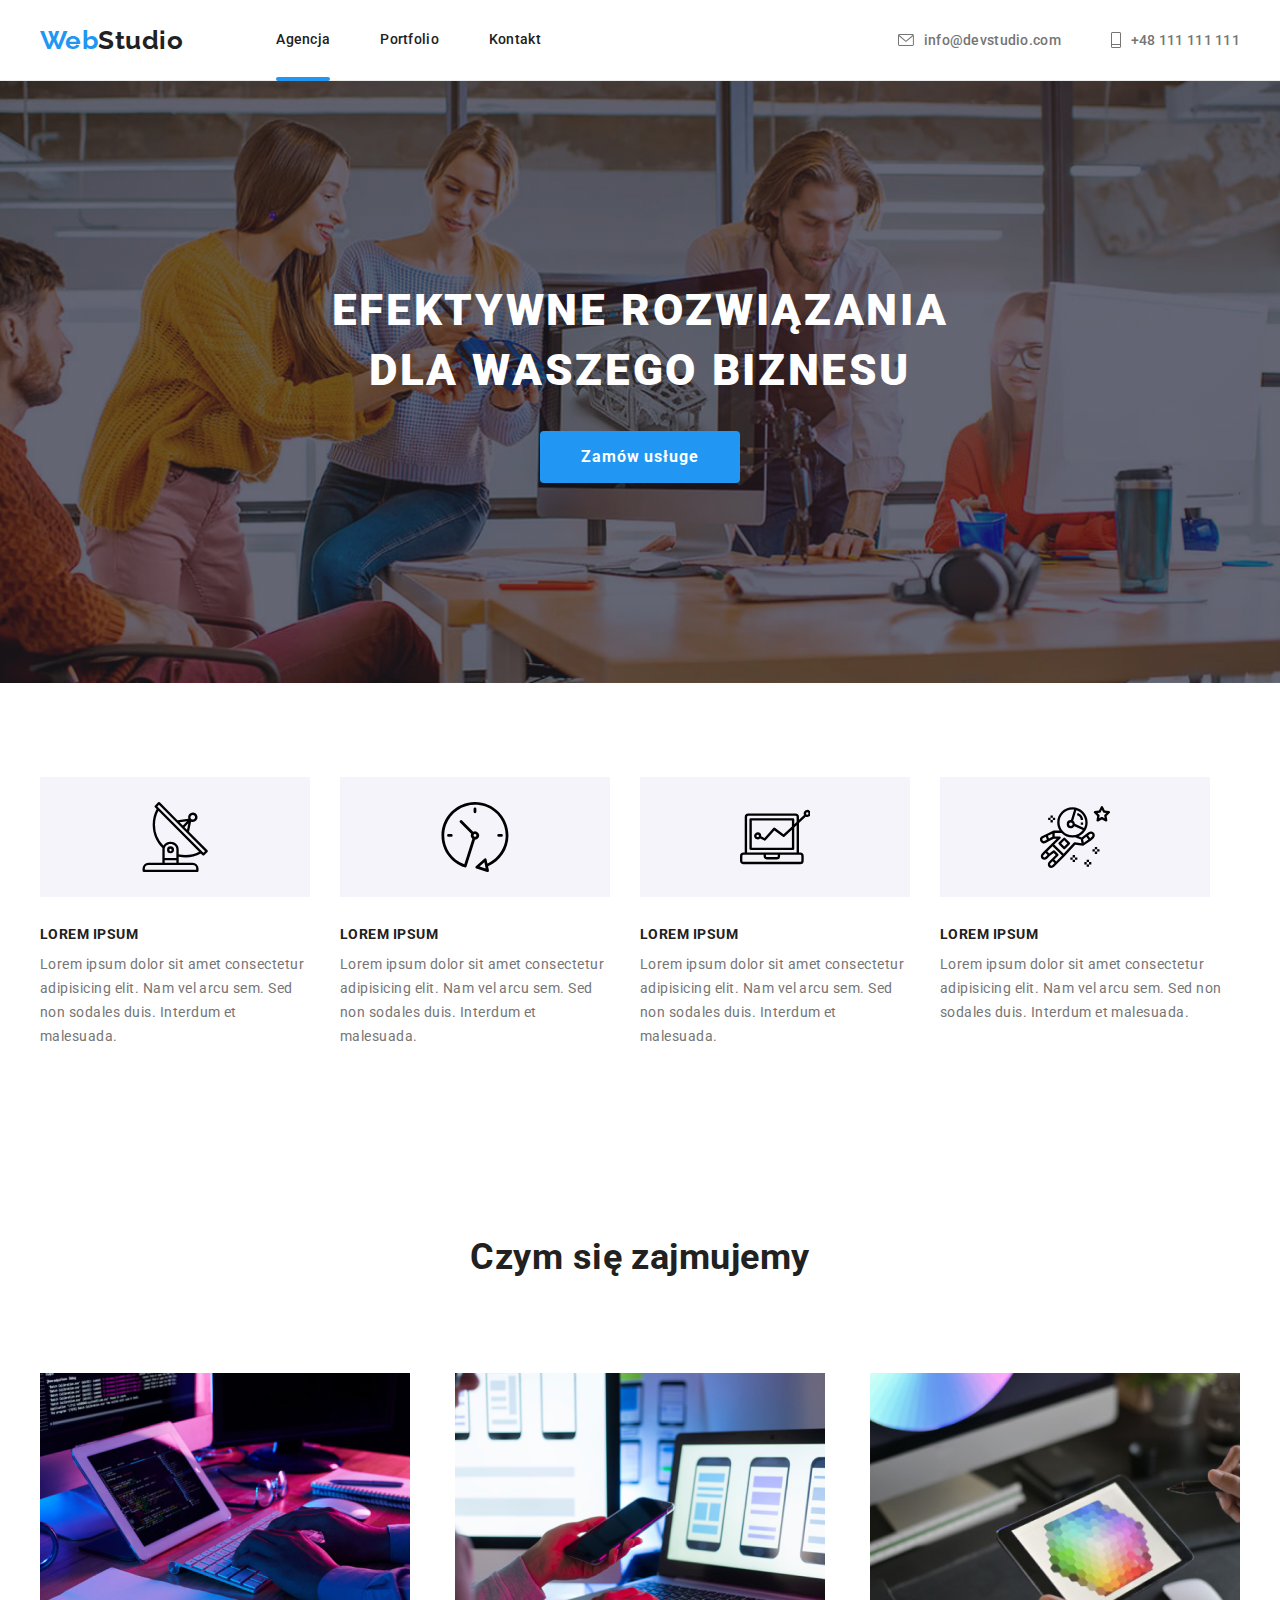
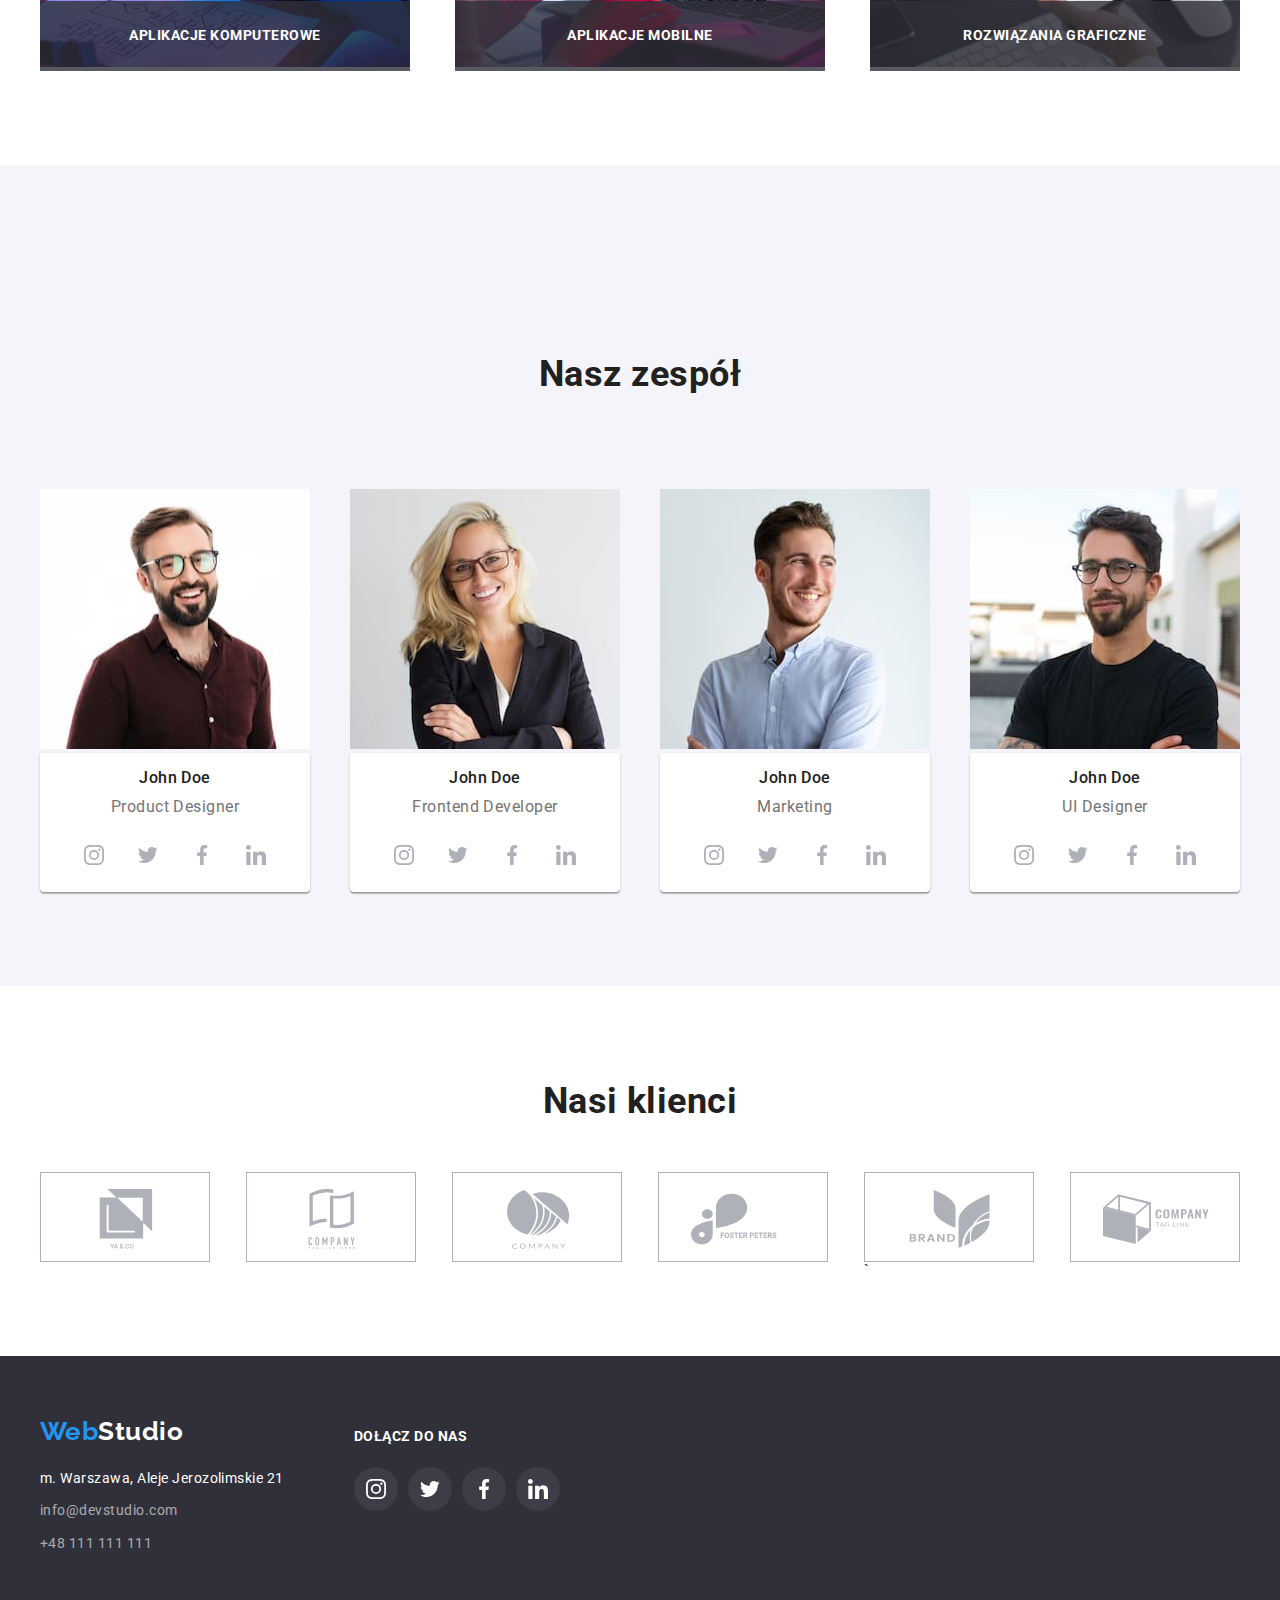
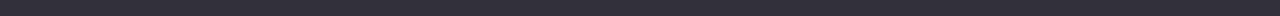
<file: index.html>
<!DOCTYPE html>
<html lang="en">
  <head>
    <meta charset="utf-8" />
    <meta name="description" content="Homework1 GOit PL" />
    <meta name="author" content="Mateusz Brol" />
    <link
      rel="stylesheet"
      href="https://cdnjs.cloudflare.com/ajax/libs/modern-normalize/1.0.0/modern-normalize.min.css"
    />
    <link
      href="https://fonts.googleapis.com/css2?family=Raleway:wght@700&family=Roboto:wght@400;500;700;900&display=swap"
      rel="stylesheet"
    />
    <link href="./css/styles.css" rel="stylesheet" />
    <title>WebStudio</title>
  </head>

  <body>
    <header class="header">
      <div class="container nav-flex">
        <nav class="header-nav">
          <a href="index.html" class="logo link"
            ><span class="logo-half">Web</span>Studio</a
          >

          <ul class="header-nav-list list">
            <li class="header-nav-value">
              <a
                href="index.html"
                target="_self"
                class="header-nav-link link rn"
                >Agencja</a
              >
            </li>
            <li class="header-nav-value">
              <a
                href="portfolio.html"
                target="_self"
                class="header-nav-link link"
                >Portfolio</a
              >
            </li>
            <li class="header-nav-value">
              <a href="/Kontakt" target="_self" class="header-nav-link link"
                >Kontakt</a
              >
            </li>
          </ul>
        </nav>
        <ul class="header-contact-list list">
          <li class="header-contact-value">
            <a class="header-contact-link link" href="mailto:info@devstudio.com"
              ><svg class="icon-mail" width="16" height="12">
                <use href="images/icons.svg#icon-envelope"></use>
              </svg>
              info@devstudio.com</a
            >
          </li>
          <li class="header-contact-value">
            <a class="header-contact-link link" href="tel:+48111111111"
              ><svg class="icon-phone" width="10" height="16">
                <use href="images/icons.svg#icon-mobile"></use>
              </svg>
              +48 111 111 111</a
            >
          </li>
        </ul>
      </div>
    </header>
    <main>
      <section class="ad bg">
        <h1 class="main-t">efektywne rozwiązania dla waszego biznesu</h1>
        <button class="main-b" type="button" data-modal-open>
          Zamów usługe
        </button>
      </section>
      <section class="description-section">
        <div class="container">
          <ul class="description-list list">
            <li class="description-value">
              <div class="description-icon-vision">
                <svg class="description-icon" width="70" height="70">
                  <use href="images/icons.svg#icon-antena"></use>
                </svg>
              </div>
              <h3 class="description-title">Lorem ipsum</h3>
              <p class="description-text">
                Lorem ipsum dolor sit amet consectetur adipisicing elit. Nam vel
                arcu sem. Sed non sodales duis. Interdum et malesuada.
              </p>
            </li>
            <li class="description-value">
              <div class="description-icon-vision">
                <svg class="description-icon" width="70" height="70">
                  <use href="./images/icons.svg#icon-clock"></use>
                </svg>
              </div>
              <h3 class="description-title">Lorem ipsum</h3>
              <p class="description-text">
                Lorem ipsum dolor sit amet consectetur adipisicing elit. Nam vel
                arcu sem. Sed non sodales duis. Interdum et malesuada.
              </p>
            </li>
            <li class="description-value">
              <div class="description-icon-vision">
                <svg class="description-icon" width="70" height="70">
                  <use href="./images/icons.svg#icon-diagram"></use>
                </svg>
              </div>
              <h3 class="description-title">Lorem ipsum</h3>
              <p class="description-text">
                Lorem ipsum dolor sit amet consectetur adipisicing elit. Nam vel
                arcu sem. Sed non sodales duis. Interdum et malesuada.
              </p>
            </li>
            <li class="description-value">
              <div class="description-icon-vision">
                <svg class="description-icon" width="70" height="70">
                  <use href="./images/icons.svg#icon-astronaut"></use>
                </svg>
              </div>
              <h3 class="description-title">Lorem ipsum</h3>
              <p class="description-text">
                Lorem ipsum dolor sit amet consectetur adipisicing elit. Nam vel
                arcu sem. Sed non sodales duis. Interdum et malesuada.
              </p>
            </li>
          </ul>
        </div>
      </section>
      <section class="work-section">
        <div class="container">
          <h2 class="section-title">Czym się zajmujemy</h2>
          <ul class="work-list list">
            <li class="work-value">
              <img src="./images/img1.jpg" alt="IT" width="370" height="294" />
              <p class="work-text">Aplikacje Komputerowe</p>
            </li>
            <li class="work-value">
              <img src="./images/img2.jpg" alt="IT" width="370" height="294" />
              <p class="work-text">Aplikacje Mobilne</p>
            </li>
            <li class="work-value">
              <img src="./images/img3.jpg" alt="IT" width="370" height="294" />
              <p class="work-text">Rozwiązania Graficzne</p>
            </li>
          </ul>
        </div>
      </section>
      <section class="team-section">
        <div class="container">
          <h2 class="section-title">Nasz zespół</h2>
          <ul class="team-list list">
            <li class="team-value">
              <img
                src="./images/img4.jpg"
                alt="John Doe"
                width="270"
                height="260"
              />
              <div class="team-team">
                <h3 class="team-employee">John Doe</h3>
                <p class="team-job">Product Designer</p>
                <ul class="team-socmedia-list list">
                  <li class="team-socmedia-value">
                    <a class="team-socmedia-link link" href="">
                      <svg class="team-socmedia-icon" width="20" height="20">
                        <use href="images/icons.svg#icon-instagram"></use>
                      </svg>
                    </a>
                  </li>
                  <li class="team-socmedia-value">
                    <a class="team-socmedia-link link" href="">
                      <svg class="team-socmedia-icon" width="20" height="20">
                        <use href="images/icons.svg#icon-twitter"></use>
                      </svg>
                    </a>
                  </li>
                  <li class="team-socmedia-value">
                    <a class="team-socmedia-link link" href="">
                      <svg class="team-socmedia-icon" width="20" height="20">
                        <use href="images/icons.svg#icon-facebook"></use>
                      </svg>
                    </a>
                  </li>
                  <li class="team-socmedia-value">
                    <a class="team-socmedia-link link" href="">
                      <svg class="team-socmedia-icon" width="20" height="20">
                        <use href="images/icons.svg#icon-linkedin"></use>
                      </svg>
                    </a>
                  </li>
                </ul>
              </div>
            </li>
            <li class="team-value">
              <img
                src="./images/img5.jpg"
                alt="John Doe"
                width="270"
                height="260"
              />
              <div class="team-team">
                <h3 class="team-employee">John Doe</h3>
                <p class="team-job">Frontend Developer</p>
                <ul class="team-socmedia-list">
                  <li class="team-socmedia-value">
                    <a class="team-socmedia-link link" href="">
                      <svg class="team-socmedia-icon" width="20" height="20">
                        <use href="images/icons.svg#icon-instagram"></use>
                      </svg>
                    </a>
                  </li>
                  <li class="team-socmedia-value">
                    <a class="team-socmedia-link link" href="">
                      <svg class="team-socmedia-icon" width="20" height="20">
                        <use href="images/icons.svg#icon-twitter"></use>
                      </svg>
                    </a>
                  </li>
                  <li class="team-socmedia-value">
                    <a class="team-socmedia-link link" href="">
                      <svg class="team-socmedia-icon" width="20" height="20">
                        <use href="images/icons.svg#icon-facebook"></use>
                      </svg>
                    </a>
                  </li>
                  <li class="team-socmedia-value">
                    <a class="team-socmedia-link link" href="">
                      <svg class="team-socmedia-icon" width="20" height="20">
                        <use href="images/icons.svg#icon-linkedin"></use>
                      </svg>
                    </a>
                  </li>
                </ul>
              </div>
            </li>
            <li class="team-value">
              <img
                src="./images/img6.jpg"
                alt="John Doe"
                width="270"
                height="260"
              />
              <div class="team-team">
                <h3 class="team-employee">John Doe</h3>
                <p class="team-job">Marketing</p>
                <ul class="team-socmedia-list">
                  <li class="team-socmedia-value">
                    <a class="team-socmedia-link link" href="">
                      <svg class="team-socmedia-icon" width="20" height="20">
                        <use href="images/icons.svg#icon-instagram"></use>
                      </svg>
                    </a>
                  </li>
                  <li class="team-socmedia-value">
                    <a class="team-socmedia-link link" href="">
                      <svg class="team-socmedia-icon" width="20" height="20">
                        <use href="images/icons.svg#icon-twitter"></use>
                      </svg>
                    </a>
                  </li>
                  <li class="team-socmedia-value">
                    <a class="team-socmedia-link link" href="">
                      <svg class="team-socmedia-icon" width="20" height="20">
                        <use href="images/icons.svg#icon-facebook"></use>
                      </svg>
                    </a>
                  </li>
                  <li class="team-socmedia-value">
                    <a class="team-socmedia-link link" href="">
                      <svg class="team-socmedia-icon" width="20" height="20">
                        <use href="images/icons.svg#icon-linkedin"></use>
                      </svg>
                    </a>
                  </li>
                </ul>
              </div>
            </li>
            <li class="team-value">
              <img
                src="./images/img7.jpg"
                alt="John Doe"
                width="270"
                height="260"
              />
              <div class="team-team">
                <h3 class="team-employee">John Doe</h3>
                <p class="team-job" lang="en">UI Designer</p>
                <ul class="team-socmedia-list">
                  <li class="team-socmedia-value">
                    <a class="team-socmedia-link link" href="">
                      <svg class="team-socmedia-icon" width="20" height="20">
                        <use href="images/icons.svg#icon-instagram"></use>
                      </svg>
                    </a>
                  </li>
                  <li class="team-socmedia-value">
                    <a class="team-socmedia-link link" href="">
                      <svg class="team-socmedia-icon" width="20" height="20">
                        <use href="images/icons.svg#icon-twitter"></use>
                      </svg>
                    </a>
                  </li>
                  <li class="team-socmedia-value">
                    <a class="team-socmedia-link link" href="">
                      <svg class="team-socmedia-icon" width="20" height="20">
                        <use href="images/icons.svg#icon-facebook"></use>
                      </svg>
                    </a>
                  </li>
                  <li class="team-socmedia-value">
                    <a class="team-socmedia-link link" href="">
                      <svg class="team-socmedia-icon" width="20" height="20">
                        <use href="images/icons.svg#icon-linkedin"></use>
                      </svg>
                    </a>
                  </li>
                </ul>
              </div>
            </li>
          </ul>
        </div>
      </section>
      <section class="client-section">
        <div class="container">
          <h2 class="client-title">Nasi klienci</h2>
          <ul class="client-list list">
            <li class="client-value">
              <a class="client-link link" href="">
                <svg class="client-icon" width="106" height="60">
                  <use href="./images/icons.svg#icon-yaco"></use>
                </svg>
              </a>
            </li>

            <li class="client-value">
              <a class="client-link link" href="">
                <svg class="client-icon" width="106" height="60">
                  <use href="./images/icons.svg#icon-company"></use>
                </svg>
              </a>
            </li>

            <li class="client-value">
              <a class="client-link link" href="">
                <svg class="client-icon" width="106" height="60">
                  <use href="./images/icons.svg#icon-company2"></use>
                </svg>
              </a>
            </li>

            <li class="client-value">
              <a class="client-link link" href="">
                <svg class="client-icon" width="106" height="60">
                  <use href="./images/icons.svg#icon-foster"></use>
                </svg>
              </a>
            </li>

            <li class="client-value">
              <a class="client-link link" href="">
                <svg class="client-icon" width="106" height="60">
                  <use href="./images/icons.svg#icon-brand"></use>
                </svg> </a
              >`
            </li>

            <li class="client-value">
              <a class="client-link link" href="">
                <svg class="client-icon" width="106" height="60">
                  <use href="./images/icons.svg#icon-tag"></use>
                </svg>
              </a>
            </li>
          </ul>
        </div>
      </section>
    </main>
    <footer class="footer">
      <div class="container">
        <div class="footer-flex">
          <div class="footer-contacts-flex">
            <a class="logo logo-half" href="index.html">
              Web<span class="logo-down">Studio</span></a
            >
            <address class="footer-contact">
              <a class="footer-contact-link address link"
                >m. Warszawa, Aleje Jerozolimskie 21</a
              >
              <ul class="list">
                <li class="footer-contact-value">
                  <a
                    class="footer-contact-link link"
                    href="mailto:info@devstudio.com"
                    >info@devstudio.com</a
                  >
                </li>
                <li class="footer-contact-value">
                  <a class="footer-contact-link link" href="tel:+48111111111"
                    >+48 111 111 111</a
                  >
                </li>
              </ul>
            </address>
          </div>
          <div class="footer-socmedia-flex">
            <p class="footer-socmedia-text">Dołącz do nas</p>
            <ul class="footer-socmedia-list list">
              <li class="footer-socmedia-value">
                <a class="footer-socmedia-link" href="">
                  <svg class="footer-socmedia-icon" width="20" height="20">
                    <use href="./images/icons.svg#icon-instagram"></use>
                  </svg>
                </a>
              </li>

              <li class="footer-socmedia-value">
                <a class="footer-socmedia-link" href="">
                  <svg class="footer-socmedia-icon" width="20" height="20">
                    <use href="./images/icons.svg#icon-twitter"></use>
                  </svg>
                </a>
              </li>

              <li class="footer-socmedia-value">
                <a class="footer-socmedia-link" href="">
                  <svg class="footer-socmedia-icon" width="20" height="20">
                    <use href="./images/icons.svg#icon-facebook"></use>
                  </svg>
                </a>
              </li>

              <li class="footer-socmedia-value">
                <a class="footer-socmedia-link" href="">
                  <svg class="footer-socmedia-icon" width="20" height="20">
                    <use href="./images/icons.svg#icon-linkedin"></use>
                  </svg>
                </a>
              </li>
            </ul>
          </div>
        </div>
      </div>
    </footer>
    <div class="backdrop is-hidden" data-modal>
      <div class="modal">
        <button type="button" class="close-btn" data-modal-close>
          <svg class="ml" width="11" height="11">
            <use href="./images/icons.svg#icon-close"></use>
          </svg>
        </button>
      </div>
    </div>
    <script src="./js/modal.js"></script>
  </body>
</html>
</file>
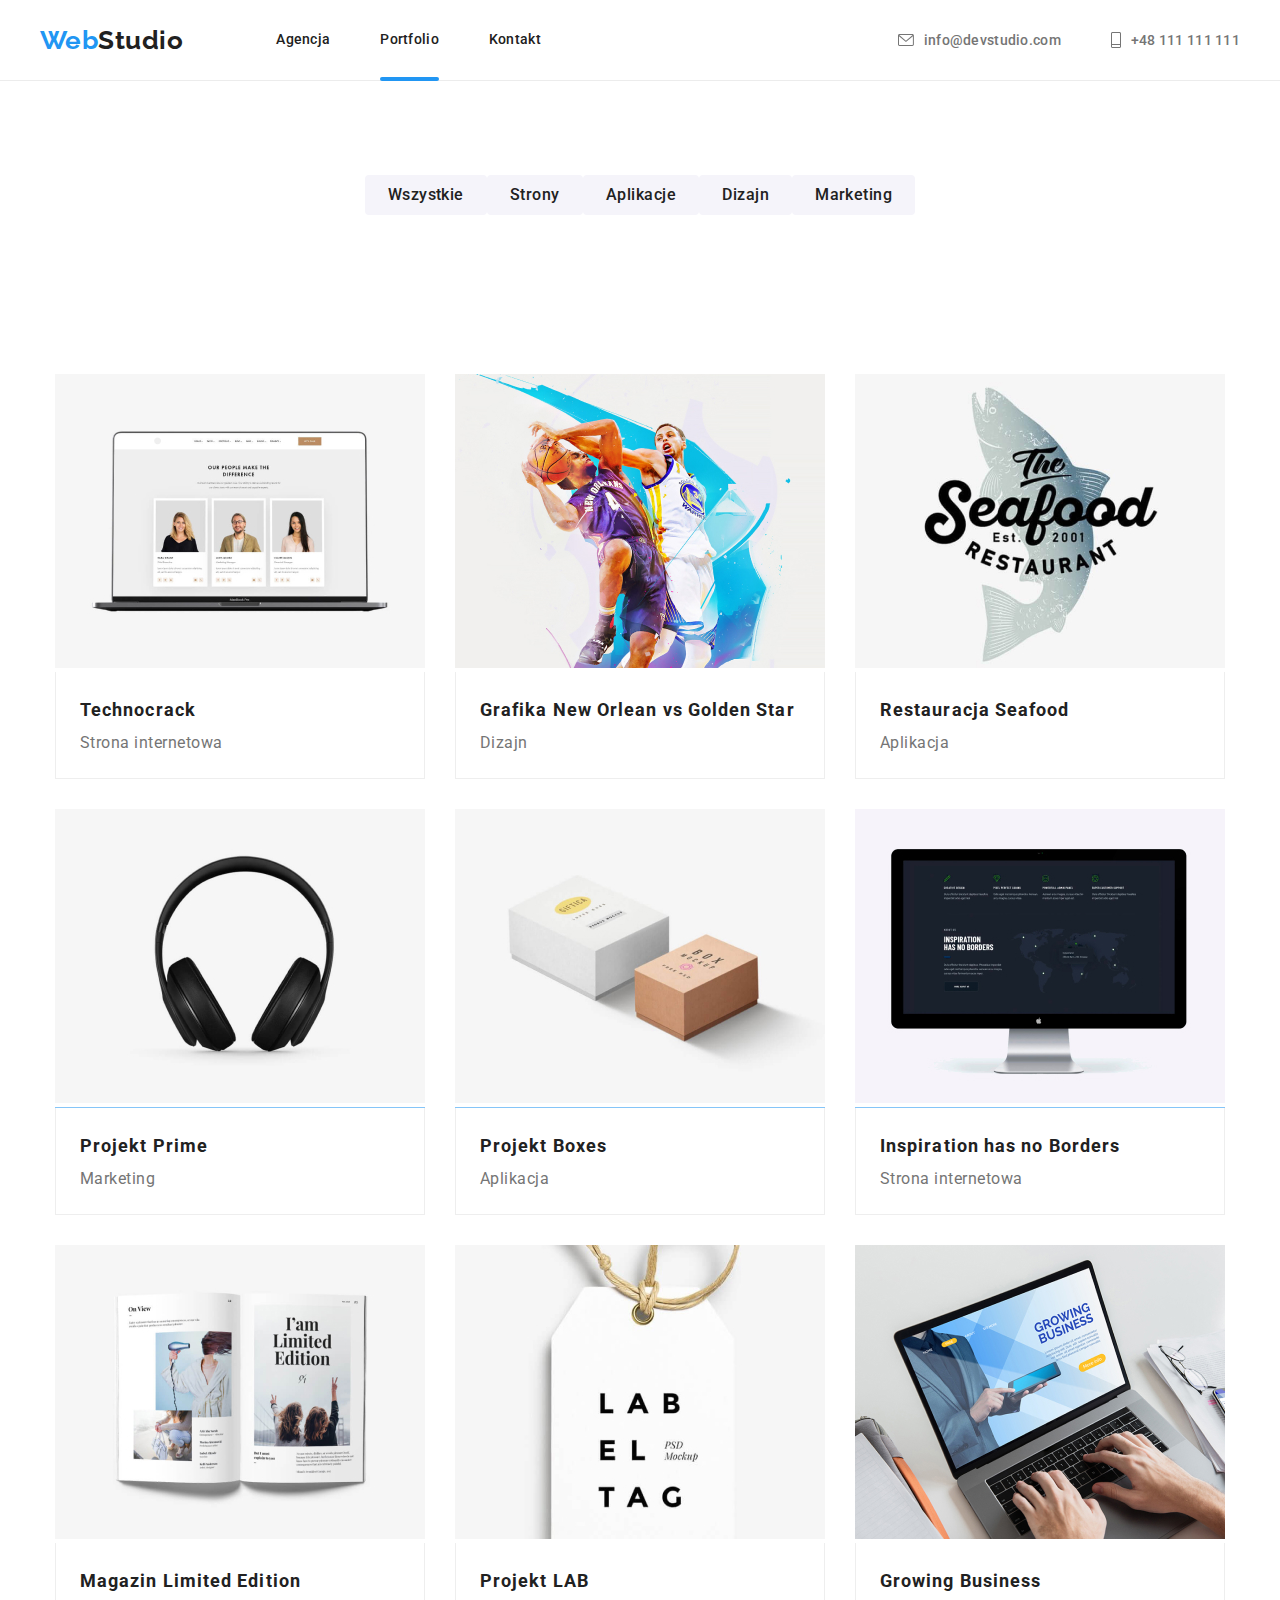
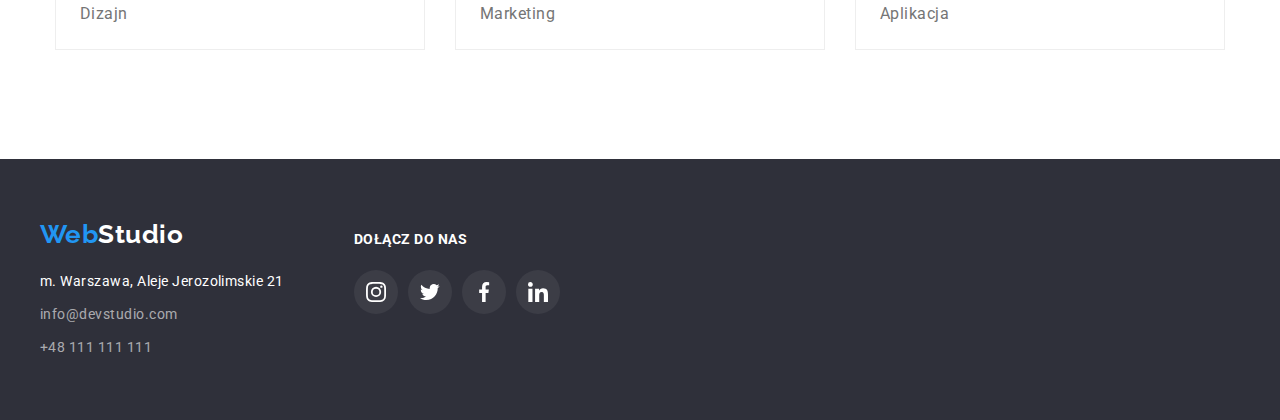
<file: portfolio.html>
<!DOCTYPE html>
<html lang="en">
  <head>
    <meta charset="utf-8" />
    <meta name="description" content="Homework2 GOit PL" />
    <meta name="Author" content="Mateusz Brol" />
    <link
      rel="stylesheet"
      href="https://cdnjs.cloudflare.com/ajax/libs/modern-normalize/1.0.0/modern-normalize.min.css"
    />
    <link
      href="https://fonts.googleapis.com/css2?family=Raleway:wght@700&family=Roboto:wght@400;500;700;900&display=swap"
      rel="stylesheet"
    />
    <link href="./css/styles.css" rel="stylesheet" />
    <title>Portfolio</title>
  </head>
  <body>
    <header class="header">
      <div class="container nav-flex">
        <nav class="header-nav">
          <a href="index.html" class="logo link"
            ><span class="logo-half">Web</span>Studio</a
          >

          <ul class="header-nav-list list">
            <li class="header-nav-value">
              <a href="index.html" target="_self" class="header-nav-link link"
                >Agencja</a
              >
            </li>
            <li class="header-nav-value">
              <a
                href="portfolio.html"
                target="_self"
                class="header-nav-link link rn"
                >Portfolio</a
              >
            </li>
            <li class="header-nav-value">
              <a href="/Kontakt" target="_self" class="header-nav-link link"
                >Kontakt</a
              >
            </li>
          </ul>
        </nav>
        <ul class="header-contact-list list">
          <li class="header-contact-value">
            <a class="header-contact-link link" href="mailto:info@devstudio.com"
              ><svg class="icon-mail" width="16" height="12">
                <use href="images/icons.svg#icon-envelope"></use>
              </svg>
              info@devstudio.com</a
            >
          </li>
          <li class="header-contact-value">
            <a class="header-contact-link link" href="tel:+48111111111"
              ><svg class="icon-phone" width="10" height="16">
                <use href="images/icons.svg#icon-mobile"></use>
              </svg>
              +48 111 111 111</a
            >
          </li>
        </ul>
      </div>
    </header>
    <main>
      <section class="p-s">
        <div class="container">
          <ul class="button-p-l list">
            <li class="button-p-v">
              <button class="button-p" type="button">Wszystkie</button>
            </li>
            <li class="button-p-v">
              <button class="button-p" type="button">Strony</button>
            </li>
            <li class="button-p-v">
              <button class="button-p" type="button">Aplikacje</button>
            </li>
            <li class="button-p-v">
              <button class="button-p" type="button">Dizajn</button>
            </li>
            <li class="button-p-v">
              <button class="button-p" type="button">Marketing</button>
            </li>
          </ul>
        </div>
      </section>
      <section class="p-c">
        <div class="container">
          <ul class="p-l list">
            <li class="p-v">
              <div class="p-o">
                <img
                  src="./images/img8.jpg"
                  width="370"
                  height="294"
                  alt="Laptop"
                />
                <div class="p-w">
                  <p class="p-o-text">
                    Technocrack jest popularną platformą wykorzystywaną do
                    rozpowszechniania koronawirusa. Firmy wykorzystują tę
                    platformę do celów szpiegowskich i ataków na
                    niezabezpieczone serwery konkurencji
                  </p>
                </div>
              </div>
              <div class="p-b">
                <h2 class="p-l-title">Technocrack</h2>
                <p class="p-l-text">Strona internetowa</p>
              </div>
            </li>
            <li class="p-v">
              <div class="p-o">
                <img
                  src="./images/img9.jpg"
                  width="370"
                  height="294"
                  alt="Zawodnicy"
                />
                <div class="p-w">
                  <p class="p-o-text">
                    Technocrack jest popularną platformą wykorzystywaną do
                    rozpowszechniania koronawirusa. Firmy wykorzystują tę
                    platformę do celów szpiegowskich i ataków na
                    niezabezpieczone serwery konkurencji
                  </p>
                </div>
              </div>
              <div class="p-b">
                <h2 class="p-l-title">Grafika New Orlean vs Golden Star</h2>
                <p class="p-l-text">Dizajn</p>
              </div>
            </li>
            <li class="p-v">
              <div class="p-o">
                <img
                  src="./images/img10.jpg"
                  width="370"
                  height="294"
                  alt="Logo restauracji"
                />
                <div class="p-w">
                  <p class="p-o-text">
                    Technocrack jest popularną platformą wykorzystywaną do
                    rozpowszechniania koronawirusa. Firmy wykorzystują tę
                    platformę do celów szpiegowskich i ataków na
                    niezabezpieczone serwery konkurencji
                  </p>
                </div>
              </div>
              <div class="p-b">
                <h2 class="p-l-title">Restauracja Seafood</h2>
                <p class="p-l-text">Aplikacja</p>
              </div>
            </li>
            <li class="p-v">
              <div class="p-o">
                <img
                  src="./images/img11.jpg"
                  width="370"
                  height="294"
                  alt="Słuchawki"
                />
                <div class="p-w">
                  <p class="p-o-text">
                    Technocrack jest popularną platformą wykorzystywaną do
                    rozpowszechniania koronawirusa. Firmy wykorzystują tę
                    platformę do celów szpiegowskich i ataków na
                    niezabezpieczone serwery konkurencji
                  </p>
                </div>
              </div>
              <div class="p-b">
                <h2 class="p-l-title">Projekt Prime</h2>
                <p class="p-l-text">Marketing</p>
              </div>
            </li>
            <li class="p-v">
              <div class="p-o">
                <img
                  src="./images/img12.jpg"
                  width="370"
                  height="294"
                  alt="Pudełka"
                />
                <div class="p-w">
                  <p class="p-o-text">
                    Technocrack jest popularną platformą wykorzystywaną do
                    rozpowszechniania koronawirusa. Firmy wykorzystują tę
                    platformę do celów szpiegowskich i ataków na
                    niezabezpieczone serwery konkurencji
                  </p>
                </div>
              </div>
              <div class="p-b">
                <h2 class="p-l-title">Projekt Boxes</h2>
                <p class="p-l-text">Aplikacja</p>
              </div>
            </li>
            <li class="p-v">
              <div class="p-o">
                <img
                  src="./images/img13.jpg"
                  width="370"
                  height="294"
                  alt="Monitor"
                />
                <div class="p-w">
                  <p class="p-o-text">
                    Technocrack jest popularną platformą wykorzystywaną do
                    rozpowszechniania koronawirusa. Firmy wykorzystują tę
                    platformę do celów szpiegowskich i ataków na
                    niezabezpieczone serwery konkurencji
                  </p>
                </div>
              </div>
              <div class="p-b">
                <h2 class="p-l-title">Inspiration has no Borders</h2>
                <p class="p-l-text">Strona internetowa</p>
              </div>
            </li>
            <li class="p-v">
              <div class="p-o">
                <img
                  src="./images/img14.jpg"
                  width="370"
                  height="294"
                  alt="Czasopismo"
                />
                <div class="p-w">
                  <p class="p-o-text">
                    Technocrack jest popularną platformą wykorzystywaną do
                    rozpowszechniania koronawirusa. Firmy wykorzystują tę
                    platformę do celów szpiegowskich i ataków na
                    niezabezpieczone serwery konkurencji
                  </p>
                </div>
              </div>
              <div class="p-b">
                <h2 class="p-l-title">Magazin Limited Edition</h2>
                <p class="p-l-text">Dizajn</p>
              </div>
            </li>
            <li class="p-v">
              <div class="p-o">
                <img
                  src="./images/img15.jpg"
                  width="370"
                  height="294"
                  alt="Zawieszka"
                />
                <div class="p-w">
                  <p class="p-o-text">
                    Technocrack jest popularną platformą wykorzystywaną do
                    rozpowszechniania koronawirusa. Firmy wykorzystują tę
                    platformę do celów szpiegowskich i ataków na
                    niezabezpieczone serwery konkurencji
                  </p>
                </div>
              </div>
              <div class="p-b">
                <h2 class="p-l-title">Projekt LAB</h2>
                <p class="p-l-text">Marketing</p>
              </div>
            </li>
            <li class="p-v">
              <div class="p-o">
                <img
                  src="./images/img16.jpg"
                  width="370"
                  height="294"
                  alt="Praca na laptopie"
                />
                <div class="p-w">
                  <p class="p-o-text">
                    Technocrack jest popularną platformą wykorzystywaną do
                    rozpowszechniania koronawirusa. Firmy wykorzystują tę
                    platformę do celów szpiegowskich i ataków na
                    niezabezpieczone serwery konkurencji
                  </p>
                </div>
              </div>
              <div class="p-b">
                <h2 class="p-l-title">Growing Business</h2>
                <p class="p-l-text">Aplikacja</p>
              </div>
            </li>
          </ul>
        </div>
      </section>
    </main>
    <footer class="footer">
      <div class="container">
        <div class="footer-flex">
          <div class="footer-contacts-flex">
            <a class="logo logo-half" href="index.html">
              Web<span class="logo-down">Studio</span></a
            >
            <address class="footer-contact">
              <a class="footer-contact-link address link"
                >m. Warszawa, Aleje Jerozolimskie 21</a
              >
              <ul class="list">
                <li class="footer-contact-value">
                  <a
                    class="footer-contact-link link"
                    href="mailto:info@devstudio.com"
                    >info@devstudio.com</a
                  >
                </li>
                <li class="footer-contact-value">
                  <a class="footer-contact-link link" href="tel:+48111111111"
                    >+48 111 111 111</a
                  >
                </li>
              </ul>
            </address>
          </div>
          <div class="footer-socmedia-flex">
            <p class="footer-socmedia-text">Dołącz do nas</p>
            <ul class="footer-socmedia-list list">
              <li class="footer-socmedia-value">
                <a class="footer-socmedia-link" href="">
                  <svg class="footer-socmedia-icon" width="20" height="20">
                    <use href="./images/icons.svg#icon-instagram"></use>
                  </svg>
                </a>
              </li>

              <li class="footer-socmedia-value">
                <a class="footer-socmedia-link" href="">
                  <svg class="footer-socmedia-icon" width="20" height="20">
                    <use href="./images/icons.svg#icon-twitter"></use>
                  </svg>
                </a>
              </li>

              <li class="footer-socmedia-value">
                <a class="footer-socmedia-link" href="">
                  <svg class="footer-socmedia-icon" width="20" height="20">
                    <use href="./images/icons.svg#icon-facebook"></use>
                  </svg>
                </a>
              </li>

              <li class="footer-socmedia-value">
                <a class="footer-socmedia-link" href="">
                  <svg class="footer-socmedia-icon" width="20" height="20">
                    <use href="./images/icons.svg#icon-linkedin"></use>
                  </svg>
                </a>
              </li>
            </ul>
          </div>
        </div>
      </div>
    </footer>
  </body>
</html>
</file>
<file: css/styles.css>
:root {
  --logo-color: #2196f3;
  --text-color: #212121;
  --alternative-text: #757575;
  --button-bg-color: #f5f4fa;
  --main-bg-color: #ffffff;
  --footer-bg-color: #2f303a;
  --down-color: #ffffff;
  --ad-color: #ffffff;
  --team-color: #212121;
  --highlight: #2196f3;
  --team-bg: #f5f4fa;
  --footer-text-color: rgba(255, 255, 255, 0.6);
}
body {
  font-family: "Roboto", sans-serif;
  letter-spacing: 0.03em;
  background-color: var(--main-bg-color);
  color: var(--text-color);
}

.list {
  list-style: none;
}

.link {
  text-decoration: none;
}

h1,
h2,
h3,
h4,
h5,
h6,
p,
ul {
  margin: 0;
  padding: 0;
}

.container {
  width: 1200px;
  margin-left: auto;
  margin-right: auto;
}

.logo {
  font-family: "Raleway", sans-serif;
  font-weight: 700;
  font-size: 26px;
  line-height: 1.19;
  align-items: center;
  text-align: center;
  text-decoration: none;
  color: var(--text-color);
}
.logo-half {
  color: var(--logo-color);
}
.logo-down {
  color: var(--ad-color);
}
.section-title {
  font-weight: 700;
  font-size: 36px;
  line-height: 1.17;
  text-align: center;
  color: var(--text-color);
  padding-top: 94px;
  padding-bottom: 94px;
}
.footer-contact-link {
  font-style: normal;
  font-size: 14px;
  line-height: 1.71;
  color: var(--footer-text-color);
  transition: color 250ms cubic-bezier(0.4, 0, 0.2, 1);
}

.footer-contact-link:hover,
.footer-contact-link:focus {
  color: var(--highlight);
}
.footer-flex {
  display: flex;
  margin: 0;
  padding: 0;
  list-style: none;
}
.icon-mail {
  margin-right: 10px;
  fill: currentColor;
}

.icon-phone {
  margin-right: 10px;
  fill: currentColor;
}

.header {
  border-bottom: 1px solid #ececec;
}

.nav-flex {
  display: flex;
  align-items: center;
}

.header-nav {
  display: flex;
  align-items: center;
}

.header-nav-list {
  display: flex;
  margin-left: 93px;
}

.header-nav-value:not(:last-child) {
  margin-right: 50px;
}

.header-nav-link {
  display: block;
  padding-top: 32px;
  padding-bottom: 32px;
  font-weight: 500;
  font-size: 14px;
  line-height: 1.14;
  letter-spacing: 0.02em;
  color: var(--text-color);
  position: relative;
  transition: color 250ms cubic-bezier(0.4, 0, 0.2, 1);
}

.header-contact-list {
  display: flex;
  margin-left: auto;
}

.header-contact-value + .header-contact-value {
  margin-left: 50px;
}

.header-contact-link {
  display: inline-flex;
  font-weight: 500;
  font-size: 14px;
  line-height: 16px;
  letter-spacing: 0.02em;
  padding: 32px 0px 32px;
  align-items: center;
  color: var(--alternative-text);
  transition: color 250ms cubic-bezier(0.4, 0, 0.2, 1);
}

.header-nav-link:hover,
.header-nav-link:focus,
.header-contact-link:hover,
.header-contact-link:focus {
  color: var(--highlight);
}

.header-nav-link.rn::after {
  position: absolute;
  display: block;
  content: "";
  width: 100%;
  height: 4px;
  border-radius: 2px;
  bottom: -1px;
  background-color: var(--logo-color);
}

.ad {
  padding-top: 200px;
  padding-bottom: 200px;
  background-color: var(--footer-bg-color);
  text-align: center;
}
.bg {
  background-image: linear-gradient(
      rgba(47, 48, 58, 0.4),
      rgba(47, 48, 58, 0.4)
    ),
    url(../images/background.jpg);
  background-size: cover;
  background-repeat: no-repeat;
  background-position: center;
  max-width: 1600px;
  min-height: 600px;
  margin-left: auto;
  margin-right: auto;
}

.main-t {
  margin-bottom: 30px;
  margin-left: auto;
  margin-right: auto;
  max-width: 696px;
  font-weight: 900;
  font-size: 44px;
  line-height: 1.36;
  letter-spacing: 0.06em;
  text-transform: uppercase;
  color: var(--ad-color);
}

.main-b {
  display: inline-block;
  min-width: 200px;
  border-radius: 4px;
  border: 1px solid transparent;
  padding: 10px 32px;
  background-color: var(--logo-color);
  color: var(--ad-color);
  font-family: "Roboto", sans-serif;
  font-weight: 700;
  font-size: 16px;
  line-height: 1.88;
  align-items: center;
  text-align: center;
  letter-spacing: 0.06em;
  cursor: pointer;
  transition: background-color 250ms cubic-bezier(0.4, 0, 0.2, 1),
    color 250ms cubic-bezier(0.4, 0, 0.2, 1);
}

.main-b:focus {
  background-color: var(--ad-color);
  color: var(--highlight);
}

.description-section {
  padding-top: 94px;
  padding-bottom: 94px;
}

.description-list {
  display: flex;
}

.description-value:not(:last-child) {
  margin-right: 30px;
  max-width: 270px;
}

.description-title {
  margin-bottom: 10px;

  font-weight: 700;
  font-size: 14px;
  line-height: 1.14;
  text-transform: uppercase;
}

.description-text {
  font-size: 14px;
  line-height: 1.71;
  color: var(--alternative-text);
}

.description-icon-vision {
  display: flex;
  width: 270px;
  height: 120px;
  align-items: center;
  justify-content: center;
  flex-direction: column;
  margin-bottom: 30px;
  background-color: var(--team-bg);
}

.description-icon {
  align-items: center;
}

.work-value {
  position: relative;
}

.work-value:not(:last-child) {
  margin-right: 30px;
}

.work-list {
  display: flex;
  justify-content: space-between;
  padding-bottom: 94px;
}

.work-text {
  width: 100%;
  position: absolute;
  bottom: 0;
  left: 0;
  padding: 27px 0px;
  font-weight: bold;
  font-size: 14px;
  line-height: 1.14;
  text-align: center;
  text-transform: uppercase;
  color: var(--ad-color);
  background-color: rgba(47, 48, 58, 0.8);
}

.section-title {
  padding-top: 94px;
  padding-bottom: 94px;
}

.team-section {
  background-color: var(--team-bg);
  padding-top: 94px;
  padding-bottom: 94px;
}

.team-list {
  display: flex;
  justify-content: space-between;
  border-radius: 0px;
}

.team-team {
  padding: 15px 0px;
  box-shadow: 0px 1px 3px rgba(0, 0, 0, 0.12), 0px 1px 1px rgba(0, 0, 0, 0.14),
    0px 2px 1px rgba(0, 0, 0, 0.2);
  border-radius: 0px 0px 4px 4px;
  background: #ffffff;
  align-items: baseline;
}

.team-employee {
  font-weight: 500;
  font-size: 16px;
  line-height: 1.19;
  text-align: center;
}

.team-job {
  margin-top: 10px;

  font-size: 16px;
  line-height: 1.19;
  text-align: center;
  color: var(--alternative-text);
}

.team-socmedia-icon {
  margin: 12px 0px 0px 12px;
  fill: currentColor;
}
.team-socmedia-value {
  width: 44px;
  height: 44px;
}
.team-socmedia-list {
  display: flex;
  padding: 0px 32px;
  margin-top: 16px;
  list-style: none;
  justify-content: space-between;
  align-items: center;
}

.team-socmedia-link {
  width: 44px;
  height: 44px;
  display: block;
  border-radius: 50%;
  color: #afb1b8;
  transition: background-color 250ms cubic-bezier(0.4, 0, 0.2, 1),
    250ms cubic-bezier(0.4, 0, 0.2, 1);
}

.team-socmedia-link:hover,
.team-socmedia-link:focus {
  color: #ffffff;
  background-color: var(--logo-color);
}

.footer {
  padding-top: 60px;
  padding-bottom: 60px;
  background-color: var(--footer-bg-color);
}

.footer-contact {
  margin-top: 20px;
}

.footer-contact-link.address {
  color: var(--down-color);
}

.footer-contact-value,
.footer-contact-value {
  margin-top: 9px;
}
.footer-socmedia-flex {
  margin-left: 70px;
  width: 206px;
}
.footer-socmedia-text {
  padding: 20px 0px 10px 0px;
  margin-bottom: 20px;
  font-weight: 700;
  font-size: 14px;
  line-height: 1.14px;
  text-transform: uppercase;
  color: var(--down-color);
}
.footer-socmedia-value {
  width: 44px;
  height: 44px;
}
.footer-socmedia-list {
  display: flex;
  padding: 0;
  margin-top: 0;
  list-style: none;
  justify-content: space-between;
  align-items: center;
}
.footer-socmedia-link {
  width: 44px;
  height: 44px;
  display: block;
  border-radius: 50%;
  color: #ffffff;
  background-color: #ffffff10;
  transition: background-color 250ms cubic-bezier(0.4, 0, 0.2, 1),
    250ms cubic-bezier(0.4, 0, 0.2, 1);
}
.footer-socmedia-link:hover,
.footer-socmedia-link:focus {
  color: #ffffff;
  background-color: var(--logo-color);
}
.footer-socmedia-icon {
  margin: 12px 0px 0px 12px;
  fill: currentColor;
}
.p-s {
  padding-top: 94px;
}
.p-c {
  padding-top: 94px;
  padding-bottom: 94px;
}

.button-p-l {
  display: flex;
  justify-content: center;
  margin-bottom: 50px;
}

.button-p {
  display: inline-block;
  min-width: 73px;
  border-radius: 4px;
  border: 1px solid transparent;
  padding: 6px 22px;
  font-family: "Roboto", sans-serif;
  font-weight: 500;
  font-size: 16px;
  line-height: 1.63;
  letter-spacing: 0.03em;
  text-align: center;
  background-color: var(--team-bg);
  color: var(--text-color);
  cursor: pointer;
  transition: background-color 250ms cubic-bezier(0.4, 0, 0.2, 1),
    color 250ms cubic-bezier(0.4, 0, 0.2, 1),
    box-shadow 250ms cubic-bezier(0.4, 0, 0.2, 1);
}

.button-p:hover,
.button-p:focus {
  background-color: var(--highlight);
  color: var(--ad-color);
  box-shadow: 0px 3px 1px rgba(0, 0, 0, 0.1), 0px 1px 2px rgba(0, 0, 0, 0.08),
    0px 2px 2px rgba(0, 0, 0, 0.12);
}

.p-l {
  display: flex;
  justify-content: space-between;
  align-items: center;
  flex-wrap: wrap;
}

.p-b {
  border: 1px solid #eeeeee;
  border-top: transparent;
  background: var(--main-bg-color);
  padding: 20px 24px;
}

.p-l-title {
  font-weight: 700;
  font-size: 18px;
  line-height: 2;
  letter-spacing: 0.06em;
}

.p-l-text {
  font-size: 16px;
  line-height: 1.87;
  color: var(--alternative-text);
}
.p-v {
  margin: 15px;
  transition: box-shadow 250ms cubic-bezier(0.4, 0, 0.2, 1);
}

.p-v:hover,
.p-v:focus {
  box-shadow: 0px 3px 1px rgba(0, 0, 0, 0.1), 0px 1px 2px rgba(0, 0, 0, 0.08),
    0px 2px 2px rgba(0, 0, 0, 0.12);
  cursor: pointer;
}

.p-v:hover .p-w {
  transform: translateY(0);
}

.p-w {
  position: absolute;
  display: inline-block;
  content: "";
  width: 100%;
  height: 100%;
  top: 0;
  left: 0;
  background-color: rgba(33, 150, 243, 0.9);
  transform: translateY(100%);
  transition: transform 250ms cubic-bezier(0.4, 0, 0.2, 1);
}

.p-o {
  position: relative;
  overflow: hidden;
}
.p-o-text {
  position: absolute;
  top: 0;
  left: 0;
  padding: 63px 24px;
  font-size: 18px;
  line-height: 1.56;
  color: var(--ad-color);
}

.p-w {
  position: absolute;
  display: inline-block;
  content: "";
  width: 100%;
  height: 100%;
  top: 0;
  left: 0;
  background-color: rgba(33, 150, 243, 0.9);
  transform: translateY(100%);
  transition: transform 250ms cubic-bezier(0.4, 0, 0.2, 1);
}

/* hw4 strefa klienta */

.client-section {
  padding-top: 94px;
  padding-bottom: 94px;
}
.client-title {
  margin-bottom: 50px;

  font-weight: 700;
  font-size: 36px;
  line-height: 1.17;
  text-align: center;
}
.client-value {
  width: 170px;
  height: 90px;
  transition: background-color 250ms cubic-bezier(0.4, 0, 0.2, 1),
    250ms cubic-bezier(0.4, 0, 0.2, 1);
}

.client-value:not(:last-child) {
  margin-right: 30px;
}

.client-link {
  width: 170px;
  height: 90px;
  display: block;
  border: 1px solid #afb1b8;
  color: #afb1b8;
  background-color: #fff;
  padding: 16px 32px;
  transition: background-color 250ms cubic-bezier(0.4, 0, 0.2, 1),
    250ms cubic-bezier(0.4, 0, 0.2, 1);
}

.client-link:hover,
.client-link:focus {
  color: var(--logo-color);
  border-color: var(--logo-color);
}
.client-list {
  display: flex;
  padding: 0;
  margin: 0;
  list-style: none;
  justify-content: space-between;
  align-items: center;
}

.client-icon {
  fill: currentColor;
}

.client-value:hover,
.client-value:focus {
  color: var(--logo-color);
  border-color: var(--logo-color);
}
.is-hidden {
  opacity: 0;
  visibility: hidden;
  pointer-events: none;
}

/* hw5 */
.backdrop {
  position: fixed;
  display: flex;
  justify-content: center;
  align-items: center;
  width: 100vw;
  height: 100vh;
  background-color: rgba(0, 0, 0, 0.2);
  top: 0;
  transition: opacity 250ms cubic-bezier(0.4, 0, 0.2, 1),
    visibility 250ms cubic-bezier(0.4, 0, 0.2, 1);
}

.backdrop.is-hidden {
  opacity: 0;
  visibility: hidden;
  pointer-events: none;
}

.backdrop.is-hidden .modal {
  transform: scale(2);
}

.modal {
  width: 528px;
  min-height: 581px;
  background-color: #ffffff;
  position: relative;
  transform: scale(1);
  transition: transform 250ms cubic-bezier(0.4, 0, 0.2, 1);
}

.close-btn {
  position: absolute;
  display: flex;
  justify-content: center;
  align-items: center;
  top: 8px;
  right: 8px;
  background-color: transparent;
  border-radius: 50%;
  width: 30px;
  height: 30px;
  border: 1px solid #000000;
  cursor: pointer;
}
</file>
